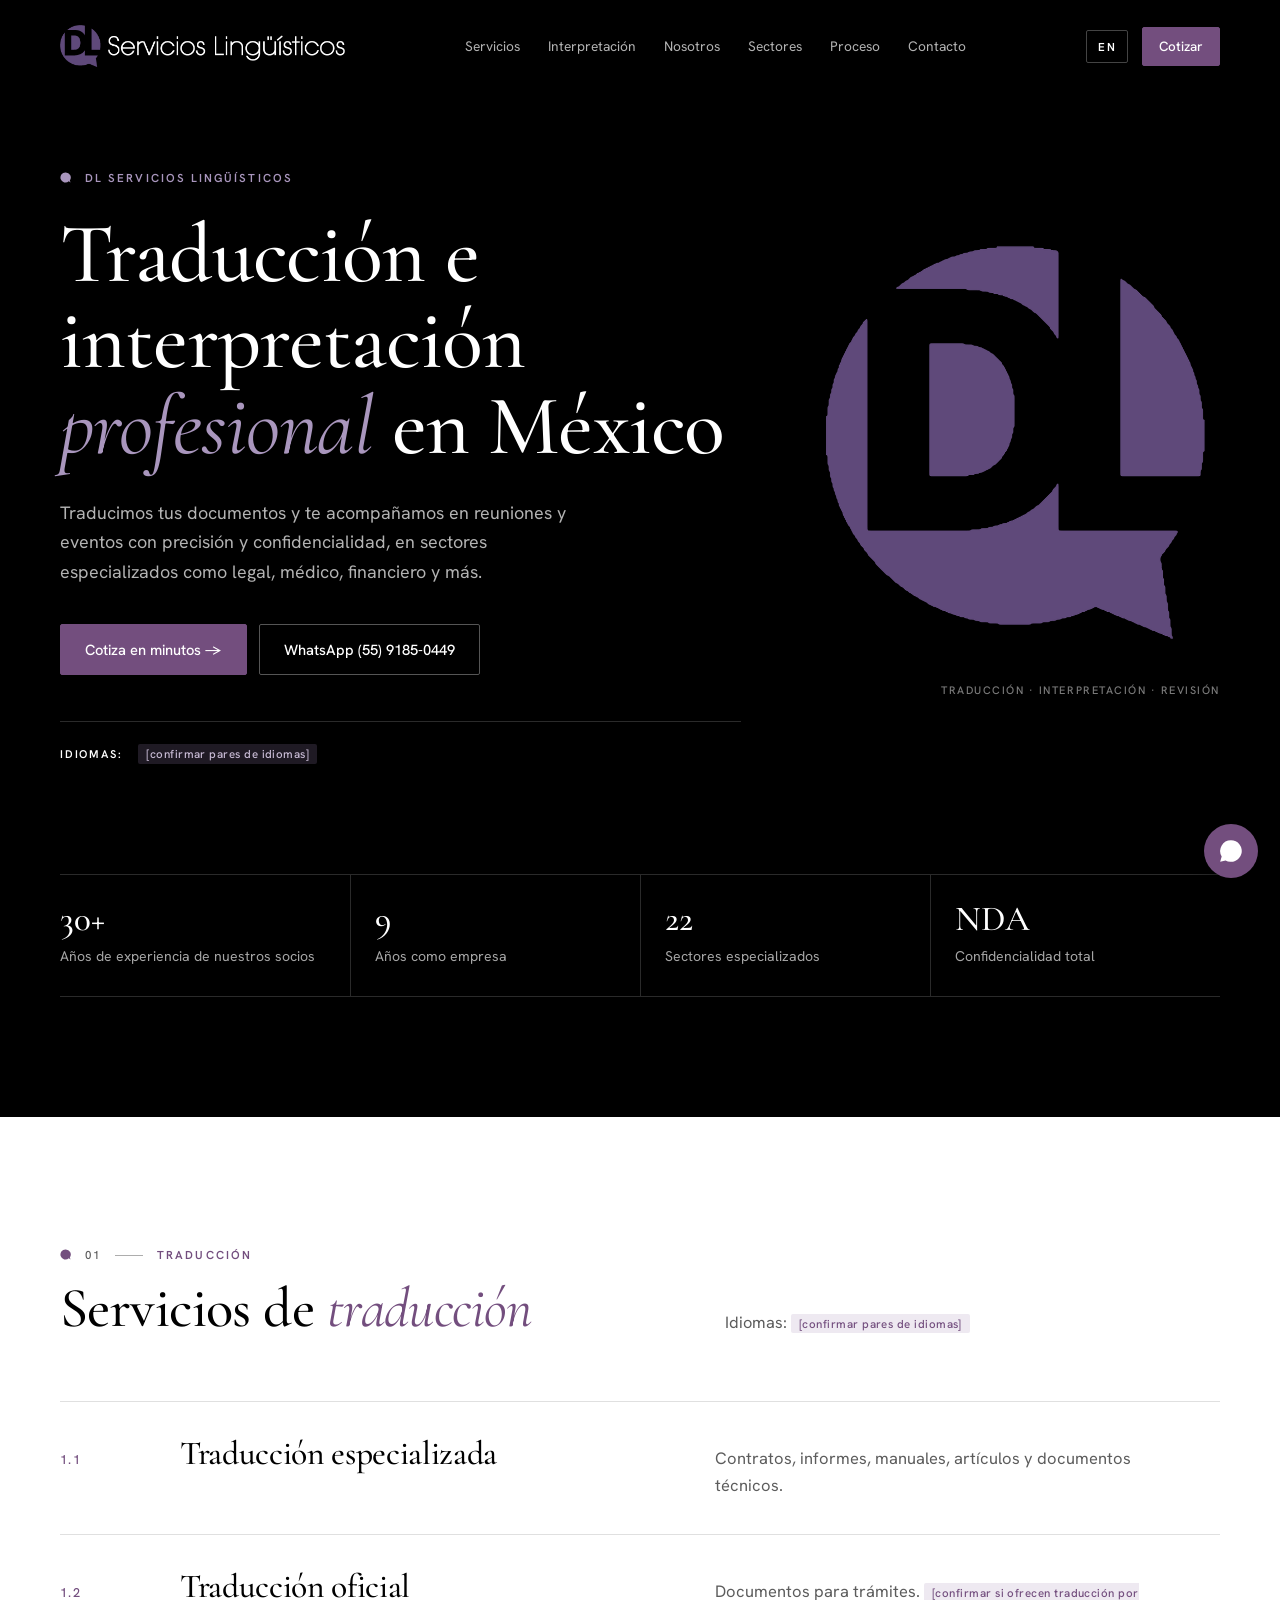
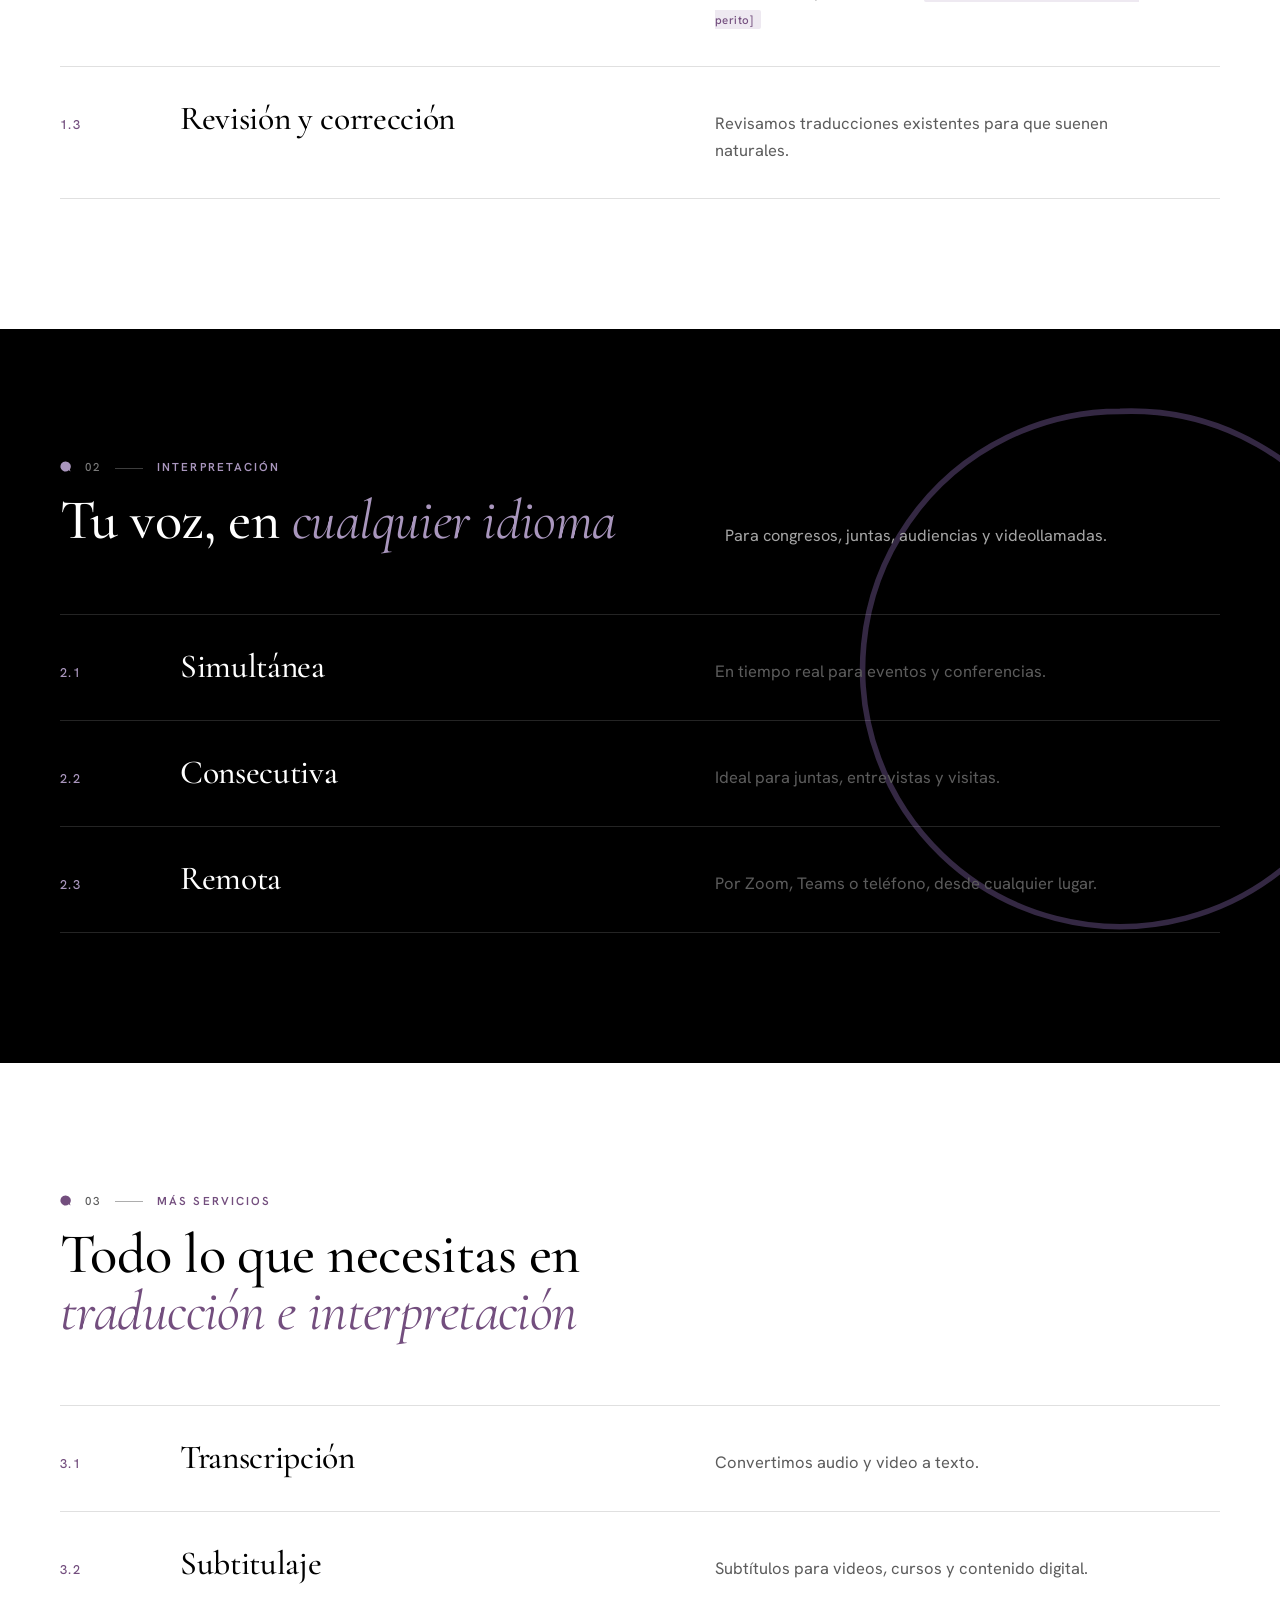
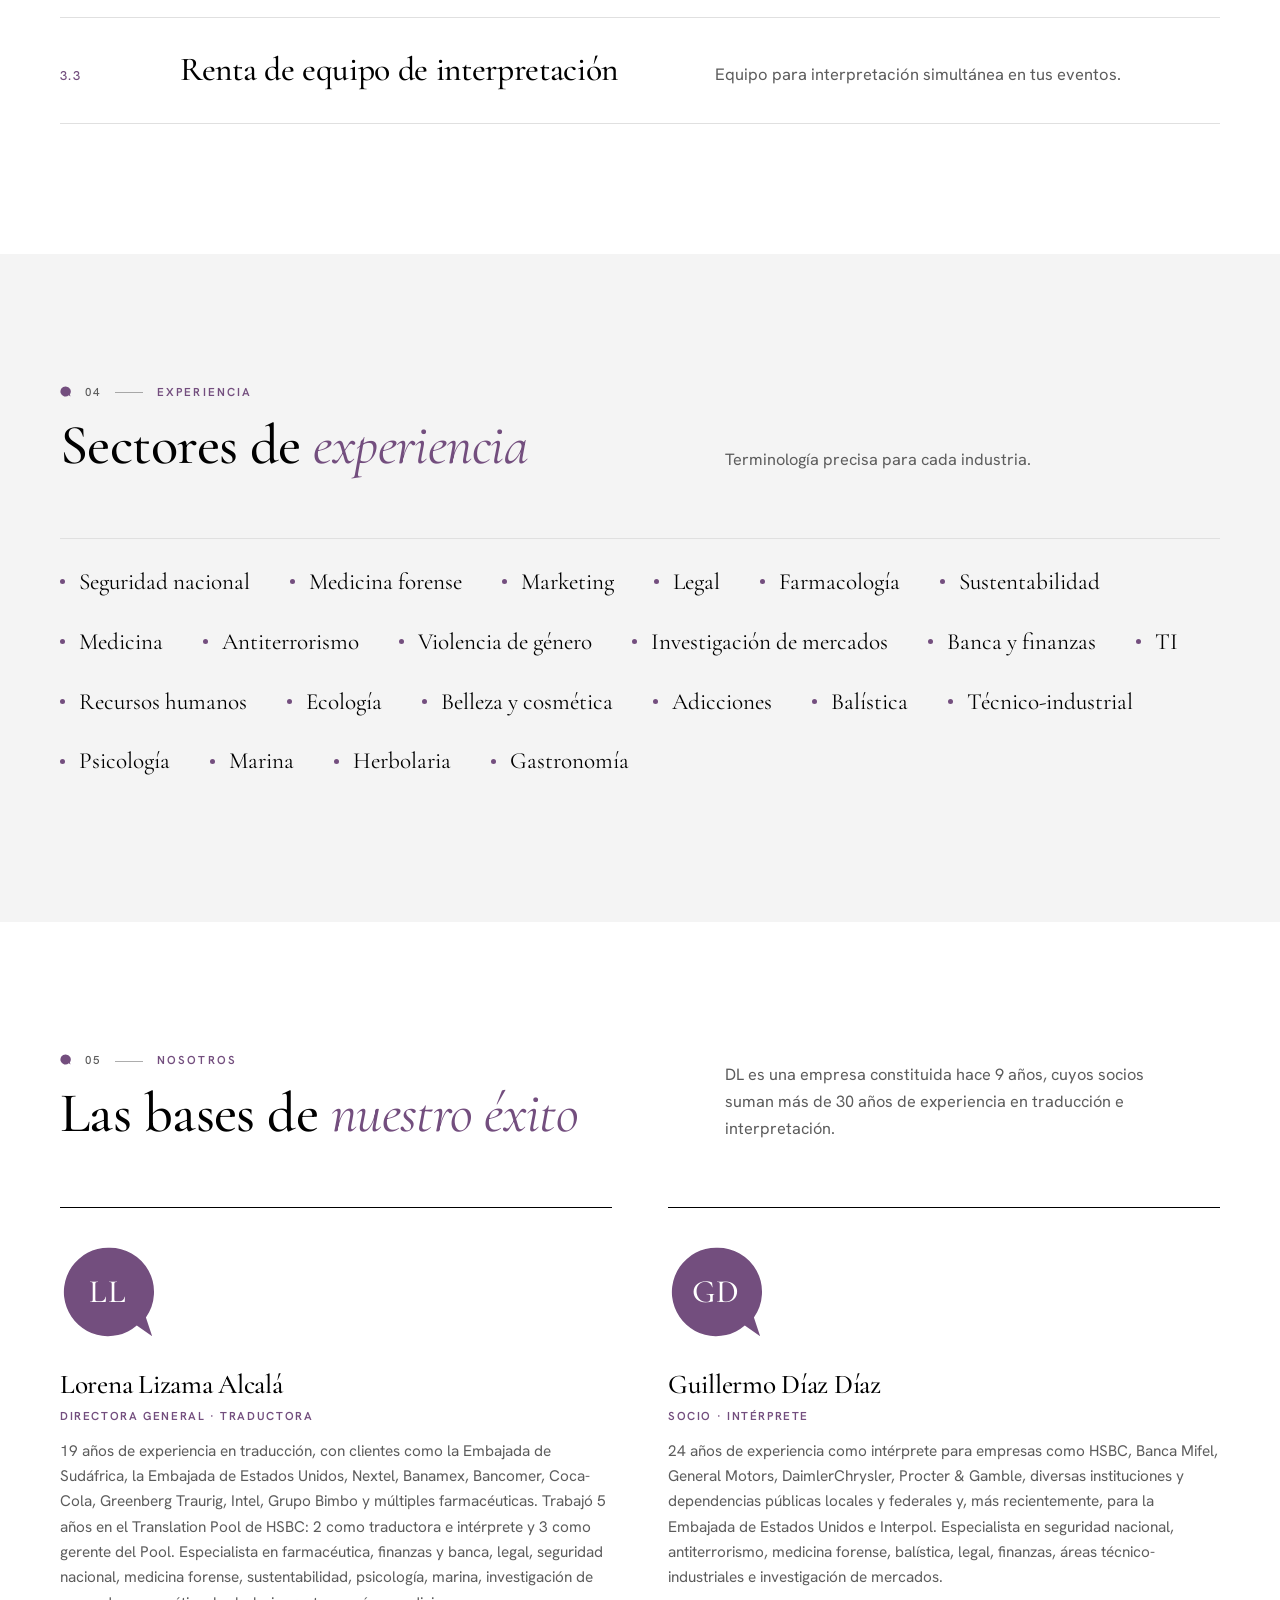
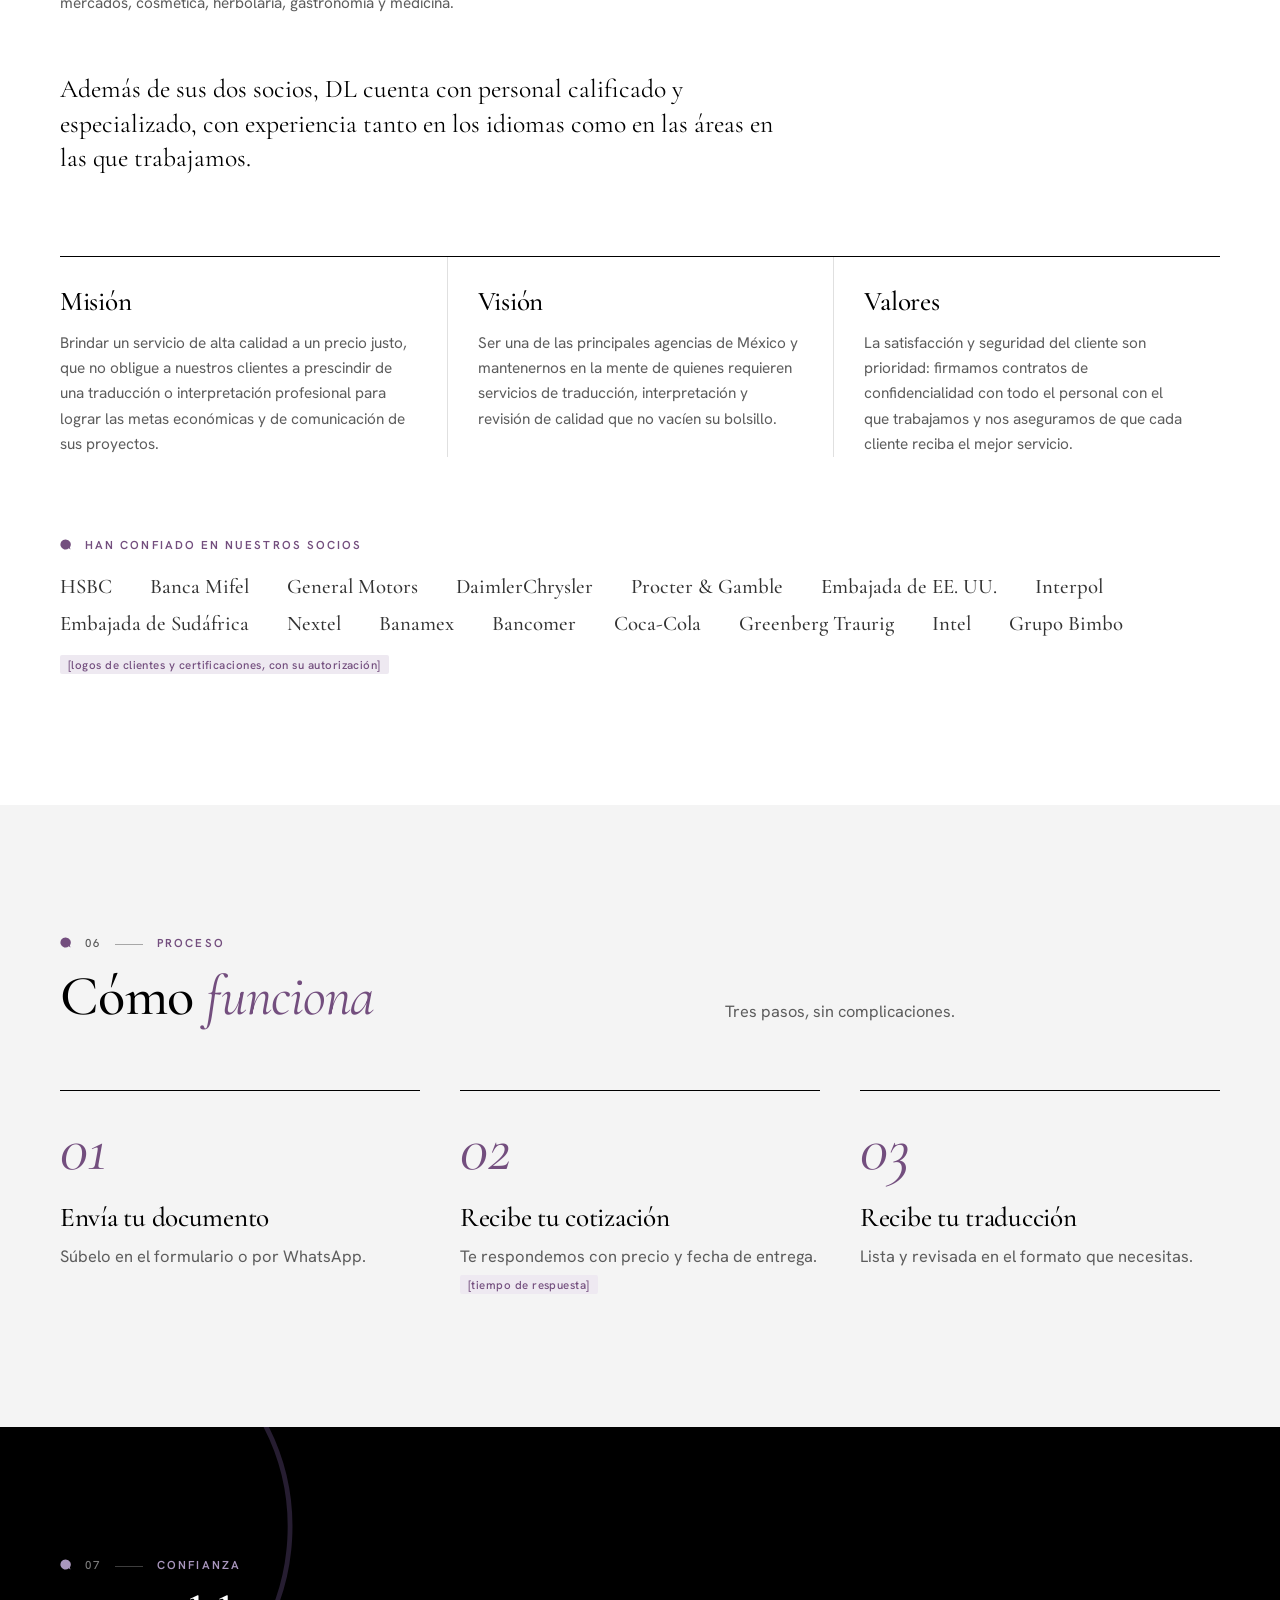
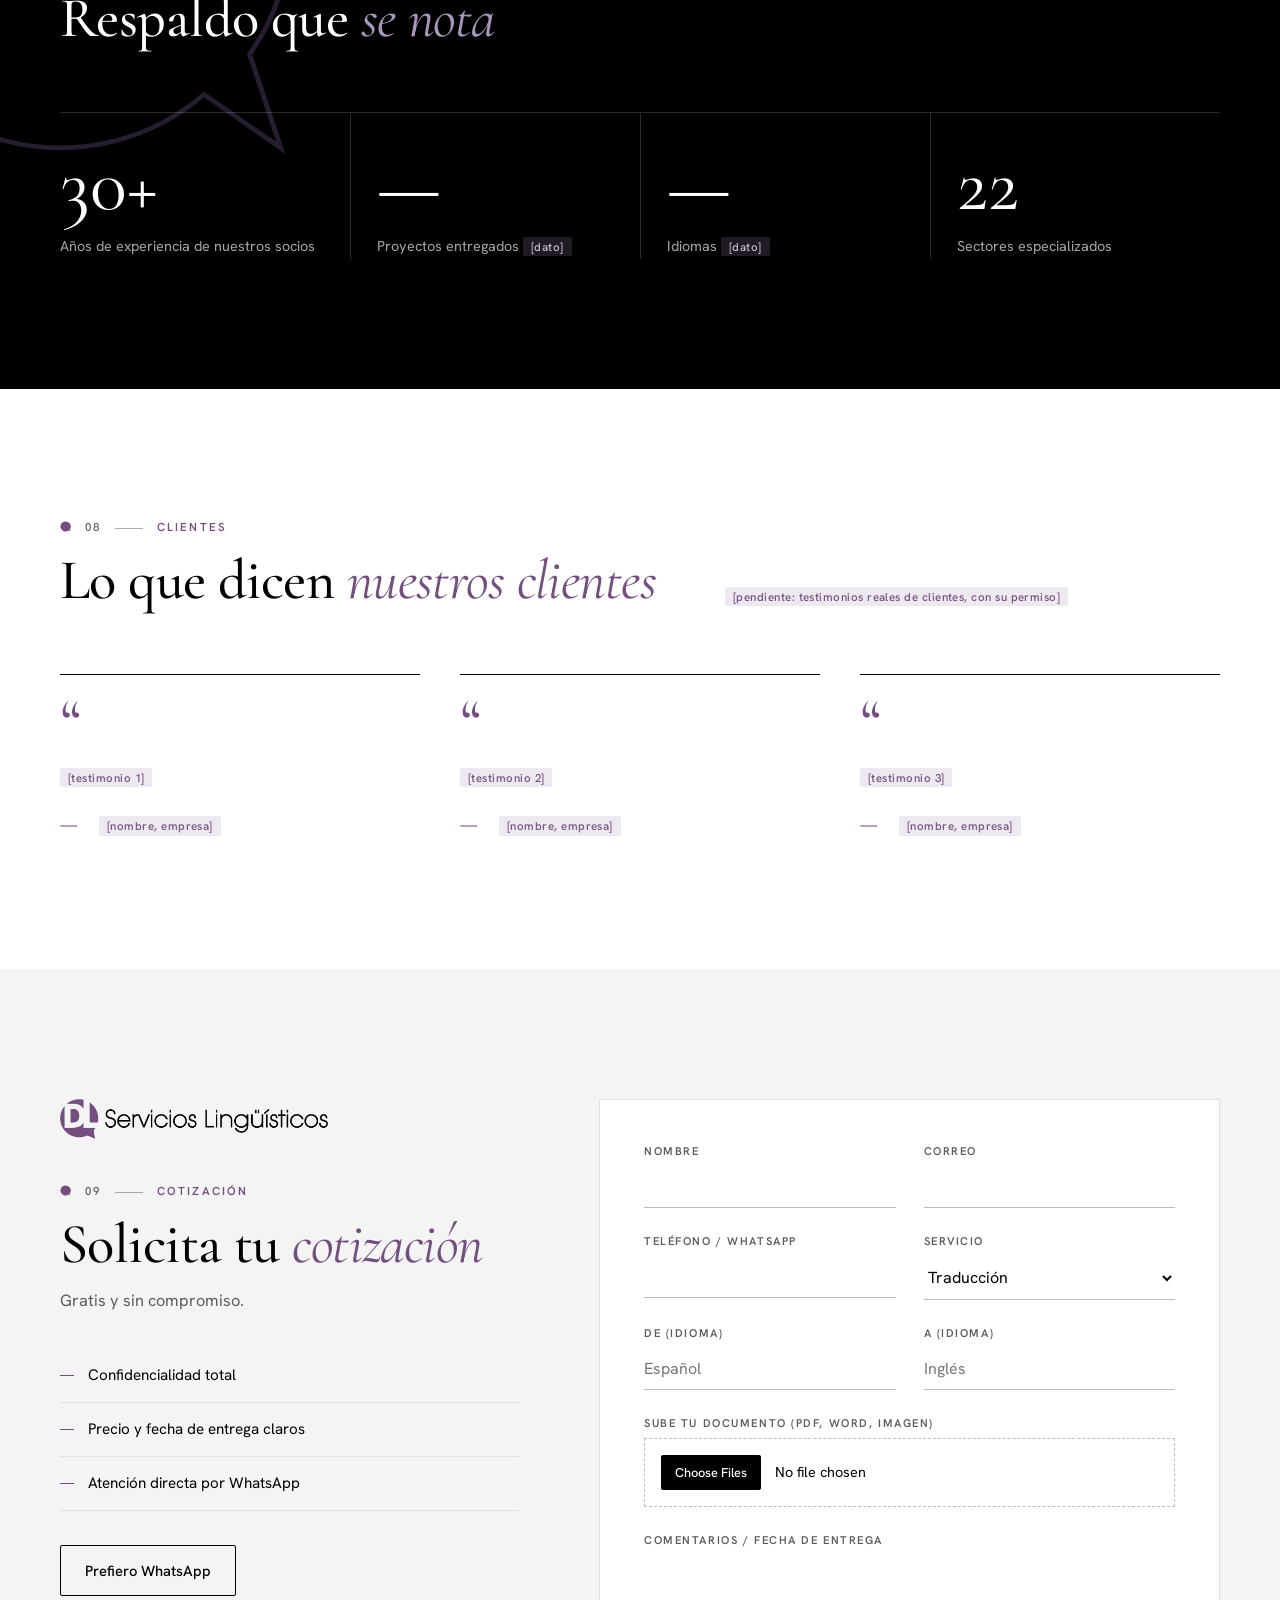
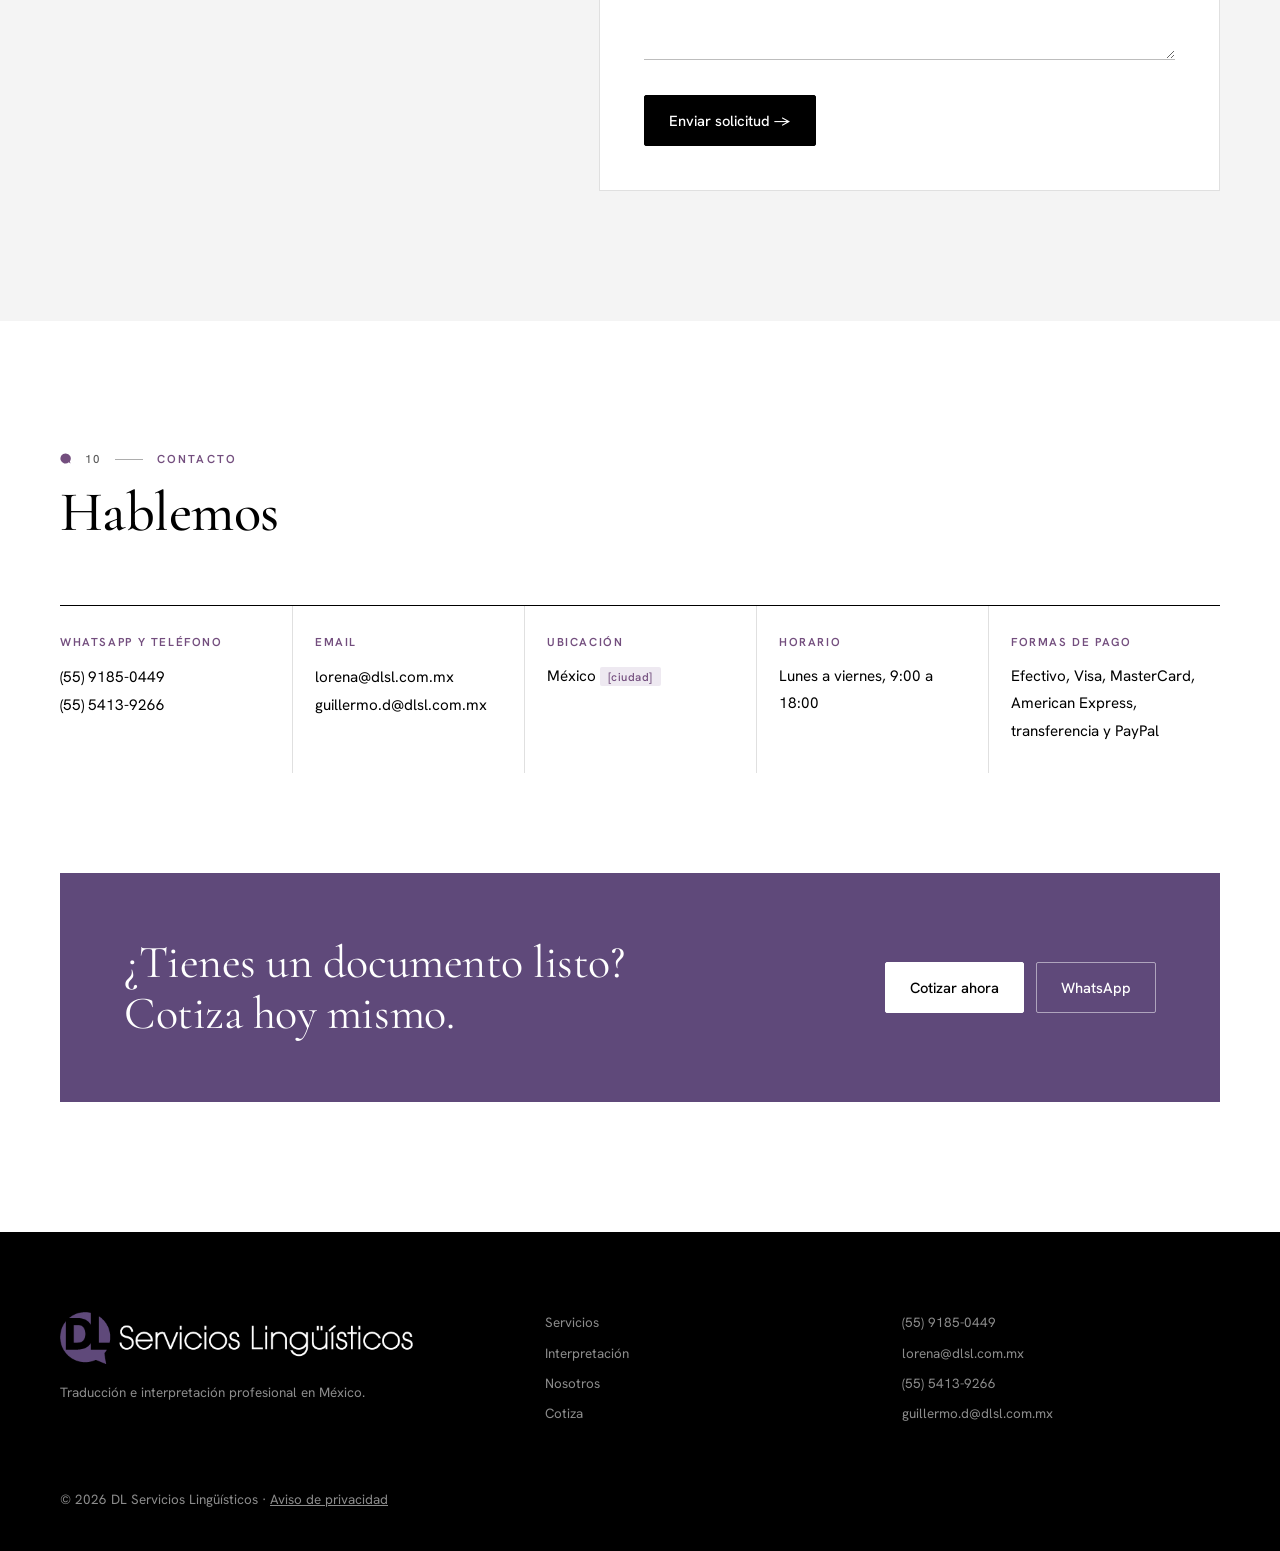
<file: index.html>
<!DOCTYPE html><html lang="es"><head><meta charset="utf-8"><meta name="viewport" content="width=device-width,initial-scale=1">
<title>DL Servicios Lingüísticos | Traducción e interpretación en México</title>
<meta name="description" content="Agencia de traducción e interpretación en México. Traducción especializada, simultánea, consecutiva y remota. Cotiza en minutos.">
<meta name="robots" content="noindex">
<meta name="theme-color" content="#000000"><link rel="icon" type="image/png" sizes="32x32" href="assets/fav-32.png"><link rel="apple-touch-icon" href="assets/fav-180.png">
<link rel="preconnect" href="https://fonts.googleapis.com"><link rel="preconnect" href="https://fonts.gstatic.com" crossorigin>
<link href="https://fonts.googleapis.com/css2?family=Cormorant+Garamond:ital,wght@0,400;0,500;0,600;1,400;1,500&family=Hanken+Grotesk:wght@400;500;600&display=swap" rel="stylesheet">
<style>
:root{--paper:#ffffff;--paper2:#f4f4f4;--ink:#000000;--ink2:#141414;--mu:#5c5c5c;--line:#e0e0e0;--ac:#734E7E;--acd:#5F497A;--acl:#eee9f1;--disp:'Cormorant Garamond',Georgia,serif;--sans:'Hanken Grotesk',system-ui,sans-serif}
*{box-sizing:border-box;margin:0;padding:0}html{scroll-behavior:smooth;scroll-padding-top:80px}
body{background:var(--paper);color:var(--ink);font:400 16.5px/1.65 var(--sans);-webkit-font-smoothing:antialiased}
img{display:block;max-width:100%}a{color:inherit}
.w{max-width:1240px;margin:0 auto;padding:0 40px}
.ph{font:500 .72rem/1.4 var(--sans);letter-spacing:.04em;color:var(--ac);background:var(--acl);padding:2px 8px;border-radius:2px;white-space:normal;display:inline}
/* header */
header{position:fixed;inset:0 0 auto;z-index:50;transition:background .3s,border-color .3s;border-bottom:1px solid transparent}
header{background:#000}header.s{background:rgba(0,0,0,.94);backdrop-filter:blur(10px);border-color:#222}
.nav{display:flex;align-items:center;gap:36px;height:92px}.lg{padding:8px 0}.lg img{height:42px;width:auto}
nav{display:flex;gap:28px;margin-left:auto}nav a{text-decoration:none;font-size:.86rem;color:#b3b3b3;transition:color .2s}nav a:hover{color:#fff}
.rt{margin-left:auto;display:flex;gap:14px;align-items:center}
.lang{background:none;border:1px solid #444;color:#fff;font:600 .72rem var(--sans);letter-spacing:.12em;padding:8px 11px;cursor:pointer;border-radius:2px}
.btn{display:inline-flex;align-items:center;gap:10px;text-decoration:none;font:500 .92rem var(--sans);padding:15px 24px;border-radius:2px;border:1px solid var(--ink);transition:.2s;cursor:pointer}
.bp{background:var(--ink);color:#fff}.bp:hover{background:var(--ac);border-color:var(--ac)}header .bp{background:var(--ac);border-color:var(--ac)}header .bp:hover{background:#fff;color:#000;border-color:#fff}
.bo{background:transparent;color:var(--ink)}.bo:hover{background:var(--ink);color:var(--paper)}
.sm{padding:10px 16px;font-size:.84rem}
.dk .bo{color:var(--paper);border-color:rgba(255,255,255,.35)}.dk .bo:hover{background:var(--paper);color:var(--ink)}
.dk .bp{background:var(--paper);color:var(--ink);border-color:var(--paper)}
/* type */
.kk{font:600 .72rem var(--sans);letter-spacing:.18em;text-transform:uppercase;color:var(--ac);display:flex;gap:14px;align-items:center}
.kk .n{color:var(--mu);font-weight:500}.kk .n::after{content:"";display:inline-block;width:28px;height:1px;background:currentColor;vertical-align:middle;margin-left:14px;opacity:.5}
h1,h2,h3{font-family:var(--disp);font-weight:500;letter-spacing:-.01em;line-height:1.02}
h1{font-size:clamp(3rem,6.6vw,6.1rem);margin:26px 0 28px}h1 em,h2 b,h2 em{font-style:italic;font-weight:400;color:var(--ac)}.dk .ph{background:#1f1a24;color:#c9bcd6}
h2{font-size:clamp(2.3rem,4.4vw,3.9rem);margin-top:18px}h2 b{font-weight:400}
h3{font-size:1.7rem;line-height:1.1}
.lead{font-size:1.12rem;color:var(--mu);max-width:520px}
section{padding:130px 0;position:relative}
.hd{display:grid;grid-template-columns:1.1fr .9fr;gap:60px;align-items:end;margin-bottom:64px}
.sub{color:var(--mu);font-size:1.02rem;max-width:460px}
.dk{background:#000;color:#fff}.dk .sub,.dk p{color:#a6a6a6}.dk .kk{color:#a996bd}.dk .kk .n{color:#7a7a7a}.dk h2 b,.dk h2 em{color:#a996bd}
.alt{background:var(--paper2)}
.cap{font:500 .68rem var(--sans);letter-spacing:.14em;text-transform:uppercase;color:var(--mu);margin-top:10px}
/* hero */
.hero{padding:170px 0 0;background:#000;color:#fff}.hero .lead{color:#b3b3b3}.hero h1 em{color:#a996bd}.hero .kk{color:#a996bd}.hero .bp{background:var(--ac);border-color:var(--ac)}.hero .bp:hover{background:#fff;color:#000;border-color:#fff}.hero .bo{color:#fff;border-color:#555}.hero .bo:hover{background:#fff;color:#000}.hero .langs{border-color:#2a2a2a;color:#b3b3b3}.hero .langs small{color:#fff}.hero .ph{background:#1f1a24;color:#c9bcd6}.hero .facts{border-color:#2a2a2a}.hero .facts div{color:#a6a6a6}.hero .facts div+div{border-color:#2a2a2a}.hero .facts b{color:#fff}.hero .w{padding-bottom:10px}
.hg{display:grid;grid-template-columns:1.25fr .75fr;gap:70px;align-items:center}
.cta{display:flex;gap:12px;flex-wrap:wrap;margin-top:38px}
.langs{margin-top:46px;padding-top:22px;border-top:1px solid var(--line);display:flex;gap:16px;align-items:center;font-size:.86rem;color:var(--mu)}
.langs small{font:600 .7rem var(--sans);letter-spacing:.16em;text-transform:uppercase;color:var(--ink)}
.hm{display:flex;flex-direction:column;align-items:flex-end;gap:26px}.hm img{width:100%;max-width:420px;height:auto}.hm .cap{color:#7a7a7a}
.wide{margin-top:90px}.wide img{width:100%;aspect-ratio:21/8;object-fit:cover;filter:saturate(.8)}
.facts{display:grid;grid-template-columns:repeat(4,1fr);border-bottom:1px solid var(--line)}
.facts div{padding:26px 24px 28px 0;font-size:.88rem;color:var(--mu)}.facts div+div{padding-left:24px;border-left:1px solid var(--line)}
.facts b{display:block;font:500 2.2rem/1 var(--disp);color:var(--ink);margin-bottom:8px}
/* rows */
.rows{border-top:1px solid var(--line)}.dk .rows,.dk .row{border-color:rgba(255,255,255,.14)}
.row{display:grid;grid-template-columns:90px 1fr 1fr;gap:30px;padding:34px 0;border-bottom:1px solid var(--line);align-items:baseline;transition:padding .3s}
.row:hover{padding-left:12px}.row .i{font:500 .8rem var(--sans);color:var(--ac);letter-spacing:.1em}.dk .row .i{color:#a996bd}
.row h3{font-size:2.1rem}.row p{color:var(--mu);max-width:440px}
.split{display:grid;grid-template-columns:.8fr 1.2fr;gap:70px;align-items:start}
.split img{width:100%;aspect-ratio:3/4;object-fit:cover;filter:saturate(.8)}
/* sectors */
.tags{display:flex;flex-wrap:wrap;border-top:1px solid var(--line);padding-top:14px}
.tags span{font:400 1.45rem/1.2 var(--disp);padding:16px 0;margin-right:40px;flex:0 0 auto}
.tags span::before{content:"";display:inline-block;width:5px;height:5px;background:var(--ac);border-radius:50%;margin-right:14px;vertical-align:middle;position:relative;top:-3px}
/* team */
.team{display:grid;grid-template-columns:1fr 1fr;gap:56px}
.pc .slot{aspect-ratio:4/3;background:var(--paper2);border:1px solid var(--line);display:flex;align-items:flex-end;padding:20px;margin-bottom:26px;position:relative}
.slot .sl{font:600 .68rem var(--sans);letter-spacing:.14em;text-transform:uppercase;color:var(--mu)}
.slot .mono{position:absolute;inset:0;display:grid;place-items:center;font:400 5rem var(--disp);color:#d5cbdc;font-style:italic}
.pc small{display:block;font:600 .72rem var(--sans);letter-spacing:.14em;text-transform:uppercase;color:var(--ac);margin:8px 0 16px}
.pc p{color:var(--mu);font-size:.96rem}
.mvv{display:grid;grid-template-columns:repeat(3,1fr);gap:0;margin-top:80px;border-top:1px solid var(--ink)}
.mvv div{padding:30px 30px 0 0}.mvv div+div{padding-left:30px;border-left:1px solid var(--line)}.mvv p{color:var(--mu);margin-top:14px;font-size:.96rem}
.clients{margin-top:80px}.cl{display:flex;flex-wrap:wrap;gap:12px 38px;margin-top:22px;font:500 1.3rem var(--disp);color:var(--ink)}
.cl span{opacity:.8}
.note{font-size:.8rem;color:var(--mu);margin-top:18px}
/* process */
.steps{display:grid;grid-template-columns:repeat(3,1fr);gap:40px}
.steps div{border-top:1px solid var(--ink);padding-top:26px}.steps .num{font:400 4rem/1 var(--disp);color:var(--ac);font-style:italic;display:block;margin-bottom:22px}
.steps p{color:var(--mu);margin-top:10px}
/* stats */
.stats{display:grid;grid-template-columns:repeat(4,1fr);border-top:1px solid rgba(255,255,255,.16)}
.stats div{padding:34px 26px 0 0;font-size:.9rem}.stats div+div{padding-left:26px;border-left:1px solid rgba(255,255,255,.16)}
.stats b{display:block;font:400 clamp(3.4rem,6vw,5.4rem)/1 var(--disp);color:#fff;margin-bottom:12px}
.stats span{color:#a6a6a6}
/* quotes */
.qs{display:grid;grid-template-columns:repeat(3,1fr);gap:40px}
.qc{border-top:1px solid var(--ink);padding-top:28px}
.qc .q{font:400 1.5rem/1.3 var(--disp);font-style:italic;min-height:120px}
.qc .q::before{content:"“";display:block;font:400 4rem/0.6 var(--disp);color:var(--ac);margin-bottom:18px;font-style:normal}
.who{display:flex;gap:14px;align-items:center;margin-top:22px}.av{width:44px;height:44px;border-radius:50%;background:var(--paper2);border:1px solid var(--line);flex:0 0 auto}
/* quote form */
.qt{display:grid;grid-template-columns:.85fr 1.15fr;gap:80px}
.side ul{list-style:none;margin:34px 0}.side li{padding:14px 0;border-bottom:1px solid var(--line);font-size:.95rem;display:flex;gap:14px}
.side li::before{content:"";width:14px;height:1px;background:var(--ac);margin-top:12px;flex:0 0 auto}
form{display:grid;grid-template-columns:1fr 1fr;gap:26px 28px;background:var(--paper);padding:44px;border:1px solid var(--line)}
form .f{grid-column:1/-1}
label{display:block;font:600 .7rem var(--sans);letter-spacing:.14em;text-transform:uppercase;color:var(--mu);margin-bottom:8px}
input,select,textarea{width:100%;font:400 1rem var(--sans);color:var(--ink);background:transparent;border:0;border-bottom:1px solid #bdbdbd;padding:10px 0;border-radius:0;outline:none}
input:focus,select:focus,textarea:focus{border-color:var(--ac)}
.drop input{border:1px dashed #bdbdbd;padding:16px;font-size:.9rem}input::file-selector-button{font:500 .8rem var(--sans);background:var(--ink);color:var(--paper);border:0;padding:9px 14px;margin-right:14px;border-radius:2px;cursor:pointer}
/* contact */
.ct{display:grid;grid-template-columns:repeat(5,1fr);border-top:1px solid var(--ink)}
.ct div{padding:28px 22px 28px 0}.ct div+div{padding-left:22px;border-left:1px solid var(--line)}
.ct h3{font:600 .72rem var(--sans);letter-spacing:.14em;text-transform:uppercase;color:var(--ac);margin-bottom:14px}
.ct a,.ct p{font-size:.95rem;color:var(--ink);text-decoration:none;line-height:1.8}.ct a:hover{color:var(--ac)}
.band{margin-top:100px;display:grid;grid-template-columns:1.2fr .8fr;gap:40px;align-items:center;background:var(--acd);color:#fff;padding:64px}.band.dk{background:var(--acd)}.band .bo{border-color:rgba(255,255,255,.5)}
.band h3{font-size:clamp(2.2rem,3.6vw,3.3rem);font-weight:400}.band .cta{justify-content:flex-end;margin:0}
footer{padding:80px 0 40px;background:#000;font-size:.84rem;color:#8c8c8c}
.ft{display:grid;grid-template-columns:1.4fr 1fr 1fr;gap:40px;margin-bottom:56px}.ft a{display:block;text-decoration:none;margin-bottom:8px}.ft a:hover{color:#fff}.ft img{height:52px;width:auto}
.wa{position:fixed;right:22px;bottom:22px;width:54px;height:54px;border-radius:50%;background:var(--ac);display:grid;place-items:center;z-index:60;box-shadow:0 8px 24px rgba(0,0,0,.3)}
.wa svg{width:26px;height:26px;fill:#fff}
.rv{opacity:0;transform:translateY(22px);transition:opacity .9s cubic-bezier(.2,.7,.2,1),transform .9s cubic-bezier(.2,.7,.2,1)}.rv.in{opacity:1;transform:none}
@media(max-width:1000px){nav{display:none}.hg,.hd,.split,.team,.qt,.band{grid-template-columns:1fr;gap:36px}.ct{grid-template-columns:1fr 1fr}.ct div:nth-child(odd){border-left:0;padding-left:0}.ct div{border-bottom:1px solid var(--line)}.facts,.stats{grid-template-columns:1fr 1fr}.facts div:nth-child(3),.stats div:nth-child(3){border-left:0;padding-left:0}.band .cta{justify-content:flex-start}}
@media(max-width:680px){.w{padding:0 22px}section{padding:84px 0}.hero{padding-top:112px}.nav{height:72px;gap:12px}.lg img{height:30px}.rt .bp{display:none}
h1{font-size:2.9rem;margin:18px 0 20px}h2{font-size:2.3rem}.hm{order:-1;align-items:flex-start}.hm img{max-width:150px}.hm .cap{display:none}.wide{margin-top:56px}.wide img{aspect-ratio:4/3}
.row{grid-template-columns:44px 1fr;gap:6px 14px;padding:26px 0}.row p{grid-column:2}.row h3{font-size:1.75rem}.row:hover{padding-left:0}
.steps,.qs,.mvv{grid-template-columns:1fr;gap:34px}.mvv div,.mvv div+div{padding:26px 0 0;border-left:0}.mvv div+div{border-top:1px solid var(--line)}
form{grid-template-columns:1fr;padding:26px 22px}.ct{grid-template-columns:1fr}.ct div,.ct div+div{padding:22px 0;border-left:0}
.band{padding:38px 26px;margin-top:64px}.tags span{font-size:1.2rem;padding:13px 0;margin-right:22px}.ft{grid-template-columns:1fr}.facts b{font-size:1.8rem}.stats b{font-size:3rem}.cta .btn{flex:1 1 100%;justify-content:center}.hd{margin-bottom:42px}}

.bb{fill:none;stroke:currentColor;stroke-width:1}
.wm{position:absolute;right:-120px;top:60px;width:560px;height:560px;color:#5F497A;opacity:.55;pointer-events:none}.wm2{right:auto;left:-180px;top:-140px;width:480px;height:480px;opacity:.4}
.dk{overflow:hidden}.dk .w{position:relative}
.kk::before{content:"";width:11px;height:11px;flex:0 0 auto;background:currentColor;-webkit-mask:url("data:image/svg+xml,%3Csvg xmlns='http://www.w3.org/2000/svg' viewBox='0 0 100 100'%3E%3Cpath d='M50 4a46 46 0 1 0 30 80.9L96 96l-6.5-19.5A46 46 0 0 0 50 4z'/%3E%3C/svg%3E") center/contain no-repeat;mask:url("data:image/svg+xml,%3Csvg xmlns='http://www.w3.org/2000/svg' viewBox='0 0 100 100'%3E%3Cpath d='M50 4a46 46 0 1 0 30 80.9L96 96l-6.5-19.5A46 46 0 0 0 50 4z'/%3E%3C/svg%3E") center/contain no-repeat}
.mg{width:96px;height:96px;margin-bottom:30px}.mg svg{width:100%;height:100%}.mg path{fill:#734E7E}.mg text{font:500 34px 'Cormorant Garamond',serif;fill:#fff;letter-spacing:1px}
.pc{border-top:1px solid var(--ink);padding-top:36px}
.hero{padding-bottom:110px}.hero .facts{margin-top:110px;border-top:1px solid #2a2a2a}
.qc .q{min-height:80px}
#servicios .rows .row{grid-template-columns:90px 1fr 1fr}
@media(max-width:680px){.wm{width:340px;height:340px;right:-140px;top:30px}.hero{padding-bottom:70px}.hero .facts{margin-top:64px}#servicios .rows .row{grid-template-columns:44px 1fr}.mg{width:76px;height:76px}}
.who .dash{color:var(--ac);margin-right:8px}</style></head>
<body>
<header id="hd"><div class="w nav"><a class="lg" href="#" aria-label="DL Servicios Lingüísticos, inicio"><img src="assets/logo-negro.png" alt="DL Servicios Lingüísticos" width="523" height="77"></a>
<nav aria-label="Principal"><a href="#servicios" data-es="Servicios" data-en="Services">Servicios</a><a href="#interpretacion" data-es="Interpretación" data-en="Interpreting">Interpretación</a><a href="#nosotros" data-es="Nosotros" data-en="About">Nosotros</a><a href="#sectores" data-es="Sectores" data-en="Sectors">Sectores</a><a href="#proceso" data-es="Proceso" data-en="Process">Proceso</a><a href="#contacto" data-es="Contacto" data-en="Contact">Contacto</a></nav>
<div class="rt"><button class="lang" onclick="tog()" id="lb" aria-label="Cambiar idioma / Switch language">EN</button><a class="btn bp sm" href="#cotiza" data-es="Cotizar" data-en="Get a quote">Cotizar</a></div></div></header>

<div class="hero"><div class="w"><div class="hg">
<div><div class="kk rv">DL Servicios Lingüísticos</div>
<h1 class="rv" data-es="Traducción e interpretación <em>profesional</em> en México" data-en="<em>Professional</em> translation and interpreting in Mexico">Traducción e interpretación <em>profesional</em> en México</h1>
<p class="lead rv" data-es="Traducimos tus documentos y te acompañamos en reuniones y eventos con precisión y confidencialidad, en sectores especializados como legal, médico, financiero y más." data-en="We translate your documents and support your meetings and events with accuracy and confidentiality, in specialized fields such as legal, medical, finance and more.">Traducimos tus documentos y te acompañamos en reuniones y eventos con precisión y confidencialidad, en sectores especializados como legal, médico, financiero y más.</p>
<div class="cta rv"><a class="btn bp" href="#cotiza" data-es="Cotiza en minutos →" data-en="Get a quote in minutes →">Cotiza en minutos →</a><a class="btn bo" href="https://wa.me/525591850449" data-es="WhatsApp (55) 9185-0449" data-en="WhatsApp +52 55 9185 0449">WhatsApp (55) 9185-0449</a></div>
<div class="langs rv"><small data-es="Idiomas:" data-en="Languages:">Idiomas:</small><span class="ph" data-es="[confirmar pares de idiomas]" data-en="[confirm language pairs]">[confirmar pares de idiomas]</span></div></div>
<figure class="hm rv"><img src="assets/mark.png" alt="" aria-hidden="true" width="800" height="800" fetchpriority="high"><figcaption class="cap" data-es="Traducción · Interpretación · Revisión" data-en="Translation · Interpreting · Proofreading">Traducción · Interpretación · Revisión</figcaption></figure></div>
<div class="facts rv"><div><b>30+</b><span data-es="Años de experiencia de nuestros socios" data-en="Years of partner experience">Años de experiencia de nuestros socios</span></div><div><b>9</b><span data-es="Años como empresa" data-en="Years in business">Años como empresa</span></div><div><b id="ns2">22</b><span data-es="Sectores especializados" data-en="Specialized sectors">Sectores especializados</span></div><div><b>NDA</b><span data-es="Confidencialidad total" data-en="Full confidentiality">Confidencialidad total</span></div></div>
</div></div>

<section id="servicios"><div class="w"><div class="hd rv"><div><div class="kk"><span class="n">01</span><span data-es="Traducción" data-en="Translation">Traducción</span></div><h2 data-es="Servicios de <b>traducción</b>" data-en="Translation <b>services</b>">Servicios de <b>traducción</b></h2></div><p class="sub" data-es="Idiomas: <span class='ph'>[confirmar pares de idiomas]</span>" data-en="Languages: <span class='ph'>[confirm language pairs]</span>">Idiomas: <span class="ph">[confirmar pares de idiomas]</span></p></div>
<div class="rows">
<div class="row rv"><span class="i">1.1</span><h3 data-es="Traducción especializada" data-en="Specialized translation">Traducción especializada</h3><p data-es="Contratos, informes, manuales, artículos y documentos técnicos." data-en="Contracts, reports, manuals, articles and technical documents.">Contratos, informes, manuales, artículos y documentos técnicos.</p></div>
<div class="row rv"><span class="i">1.2</span><h3 data-es="Traducción oficial" data-en="Official translation">Traducción oficial</h3><p data-es="Documentos para trámites. <span class='ph'>[confirmar si ofrecen traducción por perito]</span>" data-en="Documents for official procedures. <span class='ph'>[confirm sworn/expert translation]</span>">Documentos para trámites. <span class="ph">[confirmar si ofrecen traducción por perito]</span></p></div>
<div class="row rv"><span class="i">1.3</span><h3 data-es="Revisión y corrección" data-en="Proofreading & editing">Revisión y corrección</h3><p data-es="Revisamos traducciones existentes para que suenen naturales." data-en="We review existing translations so they read naturally.">Revisamos traducciones existentes para que suenen naturales.</p></div></div></div></section>

<section id="interpretacion" class="dk"><svg class="bb wm" viewBox="0 0 100 100" aria-hidden="true"><path d="M50 4a46 46 0 1 0 30 80.9L96 96l-6.5-19.5A46 46 0 0 0 50 4z"/></svg><div class="w"><div class="hd rv"><div><div class="kk"><span class="n">02</span><span data-es="Interpretación" data-en="Interpreting">Interpretación</span></div><h2 data-es="Tu voz, en <b>cualquier idioma</b>" data-en="Your voice, in <b>any language</b>">Tu voz, en <b>cualquier idioma</b></h2></div><p class="sub" data-es="Para congresos, juntas, audiencias y videollamadas." data-en="For conferences, meetings, hearings and video calls.">Para congresos, juntas, audiencias y videollamadas.</p></div>
<div class="rows">
<div class="row rv"><span class="i">2.1</span><h3 data-es="Simultánea" data-en="Simultaneous">Simultánea</h3><p data-es="En tiempo real para eventos y conferencias." data-en="Real time for events and conferences.">En tiempo real para eventos y conferencias.</p></div>
<div class="row rv"><span class="i">2.2</span><h3 data-es="Consecutiva" data-en="Consecutive">Consecutiva</h3><p data-es="Ideal para juntas, entrevistas y visitas." data-en="Ideal for meetings, interviews and visits.">Ideal para juntas, entrevistas y visitas.</p></div>
<div class="row rv"><span class="i">2.3</span><h3 data-es="Remota" data-en="Remote">Remota</h3><p data-es="Por Zoom, Teams o teléfono, desde cualquier lugar." data-en="Via Zoom, Teams or phone, from anywhere.">Por Zoom, Teams o teléfono, desde cualquier lugar.</p></div></div>
</div></section>

<section id="mas-servicios"><div class="w"><div class="hd rv"><div><div class="kk"><span class="n">03</span><span data-es="Más servicios" data-en="More services">Más servicios</span></div><h2 data-es="Todo lo que necesitas en <b>traducción e interpretación</b>" data-en="Everything you need in <b>translation and interpreting</b>">Todo lo que necesitas en <b>traducción e interpretación</b></h2></div></div>
<div class="rows">
<div class="row rv"><span class="i">3.1</span><h3 data-es="Transcripción" data-en="Transcription">Transcripción</h3><p data-es="Convertimos audio y video a texto." data-en="We turn audio and video into text.">Convertimos audio y video a texto.</p></div>
<div class="row rv"><span class="i">3.2</span><h3 data-es="Subtitulaje" data-en="Subtitling">Subtitulaje</h3><p data-es="Subtítulos para videos, cursos y contenido digital." data-en="Subtitles for videos, courses and digital content.">Subtítulos para videos, cursos y contenido digital.</p></div>
<div class="row rv"><span class="i">3.3</span><h3 data-es="Renta de equipo de interpretación" data-en="Interpretation equipment rental">Renta de equipo de interpretación</h3><p data-es="Equipo para interpretación simultánea en tus eventos." data-en="Simultaneous interpretation equipment for your events.">Equipo para interpretación simultánea en tus eventos.</p></div>
</div></div></section>

<section id="sectores" class="alt"><div class="w"><div class="hd rv"><div><div class="kk"><span class="n">04</span><span data-es="Experiencia" data-en="Expertise">Experiencia</span></div><h2 data-es="Sectores de <b>experiencia</b>" data-en="Areas of <b>expertise</b>">Sectores de <b>experiencia</b></h2></div><p class="sub" data-es="Terminología precisa para cada industria." data-en="Accurate terminology for every industry.">Terminología precisa para cada industria.</p></div><div class="tags rv" id="sl"></div></div></section>

<section id="nosotros"><div class="w"><div class="hd rv"><div><div class="kk"><span class="n">05</span><span data-es="Nosotros" data-en="About us">Nosotros</span></div><h2 data-es="Las bases de <b>nuestro éxito</b>" data-en="The foundations of <b>our success</b>">Las bases de <b>nuestro éxito</b></h2></div><p class="sub" data-es="DL es una empresa constituida hace 9 años, cuyos socios suman más de 30 años de experiencia en traducción e interpretación." data-en="DL was incorporated 9 years ago; its partners have more than 30 years of experience in translation and interpreting.">DL es una empresa constituida hace 9 años, cuyos socios suman más de 30 años de experiencia en traducción e interpretación.</p></div>
<div class="team">
<article class="pc rv"><div class="mg"><svg viewBox="0 0 100 100" aria-hidden="true"><path d="M50 4a46 46 0 1 0 30 80.9L96 96l-6.5-19.5A46 46 0 0 0 50 4z"/><text x="50" y="60" text-anchor="middle">LL</text></svg></div><h3>Lorena Lizama Alcalá</h3><small data-es="Directora general · Traductora" data-en="General Director · Translator">Directora general · Traductora</small><p data-es="19 años de experiencia en traducción, con clientes como la Embajada de Sudáfrica, la Embajada de Estados Unidos, Nextel, Banamex, Bancomer, Coca-Cola, Greenberg Traurig, Intel, Grupo Bimbo y múltiples farmacéuticas. Trabajó 5 años en el Translation Pool de HSBC: 2 como traductora e intérprete y 3 como gerente del Pool. Especialista en farmacéutica, finanzas y banca, legal, seguridad nacional, medicina forense, sustentabilidad, psicología, marina, investigación de mercados, cosmética, herbolaria, gastronomía y medicina." data-en="19 years of experience in translation, with clients such as the Embassy of South Africa, the U.S. Embassy, Nextel, Banamex, Bancomer, Coca-Cola, Greenberg Traurig, Intel, Grupo Bimbo and multiple pharmaceutical companies. She spent 5 years in HSBC's Translation Pool: 2 as translator and interpreter and 3 as Pool manager. Specialist in pharmaceuticals, finance and banking, legal, national security, forensic medicine, sustainability, psychology, coast guard, market research, cosmetics, herbalism, gastronomy and medicine.">19 años de experiencia en traducción, con clientes como la Embajada de Sudáfrica, la Embajada de Estados Unidos, Nextel, Banamex, Bancomer, Coca-Cola, Greenberg Traurig, Intel, Grupo Bimbo y múltiples farmacéuticas. Trabajó 5 años en el Translation Pool de HSBC: 2 como traductora e intérprete y 3 como gerente del Pool. Especialista en farmacéutica, finanzas y banca, legal, seguridad nacional, medicina forense, sustentabilidad, psicología, marina, investigación de mercados, cosmética, herbolaria, gastronomía y medicina.</p></article>
<article class="pc rv"><div class="mg"><svg viewBox="0 0 100 100" aria-hidden="true"><path d="M50 4a46 46 0 1 0 30 80.9L96 96l-6.5-19.5A46 46 0 0 0 50 4z"/><text x="50" y="60" text-anchor="middle">GD</text></svg></div><h3>Guillermo Díaz Díaz</h3><small data-es="Socio · Intérprete" data-en="Partner · Interpreter">Socio · Intérprete</small><p data-es="24 años de experiencia como intérprete para empresas como HSBC, Banca Mifel, General Motors, DaimlerChrysler, Procter &amp; Gamble, diversas instituciones y dependencias públicas locales y federales y, más recientemente, para la Embajada de Estados Unidos e Interpol. Especialista en seguridad nacional, antiterrorismo, medicina forense, balística, legal, finanzas, áreas técnico-industriales e investigación de mercados." data-en="24 years of experience as an interpreter for companies such as HSBC, Banca Mifel, General Motors, DaimlerChrysler, Procter &amp; Gamble, local and federal public institutions and, more recently, the U.S. Embassy and Interpol. Specialist in national security, counter-terrorism, forensic medicine, ballistics, legal, finance, technical-industrial areas and market research.">24 años de experiencia como intérprete para empresas como HSBC, Banca Mifel, General Motors, DaimlerChrysler, Procter &amp; Gamble, diversas instituciones y dependencias públicas locales y federales y, más recientemente, para la Embajada de Estados Unidos e Interpol. Especialista en seguridad nacional, antiterrorismo, medicina forense, balística, legal, finanzas, áreas técnico-industriales e investigación de mercados.</p></article>
</div>
<p class="sub rv" style="margin-top:56px;max-width:720px;font:400 1.6rem/1.35 var(--disp);color:var(--ink)" data-es="Además de sus dos socios, DL cuenta con personal calificado y especializado, con experiencia tanto en los idiomas como en las áreas en las que trabajamos." data-en="Besides its two partners, DL has qualified, specialized staff with experience in both the languages and the specialized fields we work in.">Además de sus dos socios, DL cuenta con personal calificado y especializado, con experiencia tanto en los idiomas como en las áreas en las que trabajamos.</p>
<div class="mvv">
<div class="rv"><h3 data-es="Misión" data-en="Mission">Misión</h3><p data-es="Brindar un servicio de alta calidad a un precio justo, que no obligue a nuestros clientes a prescindir de una traducción o interpretación profesional para lograr las metas económicas y de comunicación de sus proyectos." data-en="To provide a high-quality service at a fair price, so our clients never have to give up professional translation or interpreting to reach the economic and communication goals of their projects.">Brindar un servicio de alta calidad a un precio justo, que no obligue a nuestros clientes a prescindir de una traducción o interpretación profesional para lograr las metas económicas y de comunicación de sus proyectos.</p></div>
<div class="rv"><h3 data-es="Visión" data-en="Vision">Visión</h3><p data-es="Ser una de las principales agencias de México y mantenernos en la mente de quienes requieren servicios de traducción, interpretación y revisión de calidad que no vacíen su bolsillo." data-en="To be one of Mexico's leading agencies and stay top of mind for people who need quality translation, interpreting and proofreading services that don't drain their pockets.">Ser una de las principales agencias de México y mantenernos en la mente de quienes requieren servicios de traducción, interpretación y revisión de calidad que no vacíen su bolsillo.</p></div>
<div class="rv"><h3 data-es="Valores" data-en="Values">Valores</h3><p data-es="La satisfacción y seguridad del cliente son prioridad: firmamos contratos de confidencialidad con todo el personal con el que trabajamos y nos aseguramos de que cada cliente reciba el mejor servicio." data-en="Client satisfaction and safety come first: we sign confidentiality agreements with all the staff we work with and make sure every client gets the best service.">La satisfacción y seguridad del cliente son prioridad: firmamos contratos de confidencialidad con todo el personal con el que trabajamos y nos aseguramos de que cada cliente reciba el mejor servicio.</p></div>
</div>
<div class="clients rv"><div class="kk" data-es="Han confiado en nuestros socios" data-en="Our partners have worked with">Han confiado en nuestros socios</div><div class="cl" id="cl"></div><p class="note"><span class="ph" data-es="[logos de clientes y certificaciones, con su autorización]" data-en="[client logos and certifications, with permission]">[logos de clientes y certificaciones, con su autorización]</span></p></div>
</div></section>

<section id="proceso" class="alt"><div class="w"><div class="hd rv"><div><div class="kk"><span class="n">06</span><span data-es="Proceso" data-en="Process">Proceso</span></div><h2 data-es="Cómo <b>funciona</b>" data-en="How it <b>works</b>">Cómo <b>funciona</b></h2></div><p class="sub" data-es="Tres pasos, sin complicaciones." data-en="Three simple steps.">Tres pasos, sin complicaciones.</p></div><div class="steps">
<div class="rv"><span class="num">01</span><h3 data-es="Envía tu documento" data-en="Send your document">Envía tu documento</h3><p data-es="Súbelo en el formulario o por WhatsApp." data-en="Upload it in the form or via WhatsApp.">Súbelo en el formulario o por WhatsApp.</p></div>
<div class="rv"><span class="num">02</span><h3 data-es="Recibe tu cotización" data-en="Get your quote">Recibe tu cotización</h3><p data-es="Te respondemos con precio y fecha de entrega. <span class='ph'>[tiempo de respuesta]</span>" data-en="We reply with price and delivery date. <span class='ph'>[response time]</span>">Te respondemos con precio y fecha de entrega. <span class="ph">[tiempo de respuesta]</span></p></div>
<div class="rv"><span class="num">03</span><h3 data-es="Recibe tu traducción" data-en="Receive your translation">Recibe tu traducción</h3><p data-es="Lista y revisada en el formato que necesitas." data-en="Ready and reviewed in the format you need.">Lista y revisada en el formato que necesitas.</p></div></div></div></section>

<section class="dk"><svg class="bb wm wm2" viewBox="0 0 100 100" aria-hidden="true"><path d="M50 4a46 46 0 1 0 30 80.9L96 96l-6.5-19.5A46 46 0 0 0 50 4z"/></svg><div class="w"><div class="hd rv"><div><div class="kk"><span class="n">07</span><span data-es="Confianza" data-en="Trust">Confianza</span></div><h2 data-es="Respaldo que <b>se nota</b>" data-en="Trust you can <b>see</b>">Respaldo que <b>se nota</b></h2></div></div>
<div class="stats rv"><div><b>30+</b><span data-es="Años de experiencia de nuestros socios" data-en="Years of partner experience">Años de experiencia de nuestros socios</span></div><div><b>—</b><span data-es="Proyectos entregados " data-en="Projects delivered ">Proyectos entregados </span><span class="ph">[dato]</span></div><div><b>—</b><span data-es="Idiomas " data-en="Languages ">Idiomas </span><span class="ph">[dato]</span></div><div><b id="ns">22</b><span data-es="Sectores especializados" data-en="Specialized sectors">Sectores especializados</span></div></div></div></section>

<section><div class="w"><div class="hd rv"><div><div class="kk"><span class="n">08</span><span data-es="Clientes" data-en="Clients">Clientes</span></div><h2 data-es="Lo que dicen <b>nuestros clientes</b>" data-en="What our <b>clients say</b>">Lo que dicen <b>nuestros clientes</b></h2></div><p class="sub"><span class="ph" data-es="[pendiente: testimonios reales de clientes, con su permiso]" data-en="[pending: real client testimonials, with permission]">[pendiente: testimonios reales de clientes, con su permiso]</span></p></div>
<div class="qs"><div class="qc rv"><p class="q"><span class="ph" data-es="[testimonio 1]" data-en="[testimonial 1]">[testimonio 1]</span></p><div class="who"><span class="dash">—</span><span class="ph" data-es="[nombre, empresa]" data-en="[name, company]">[nombre, empresa]</span></div></div>
<div class="qc rv"><p class="q"><span class="ph" data-es="[testimonio 2]" data-en="[testimonial 2]">[testimonio 2]</span></p><div class="who"><span class="dash">—</span><span class="ph" data-es="[nombre, empresa]" data-en="[name, company]">[nombre, empresa]</span></div></div>
<div class="qc rv"><p class="q"><span class="ph" data-es="[testimonio 3]" data-en="[testimonial 3]">[testimonio 3]</span></p><div class="who"><span class="dash">—</span><span class="ph" data-es="[nombre, empresa]" data-en="[name, company]">[nombre, empresa]</span></div></div>
</div></div></section>

<section id="cotiza" class="alt"><div class="w qt"><div class="side rv"><img class="sl-logo" src="assets/logo-blanco.png" alt="DL Servicios Lingüísticos" width="523" height="78" style="height:40px;width:auto;margin-bottom:44px"><div class="kk"><span class="n">09</span><span data-es="Cotización" data-en="Quote">Cotización</span></div><h2 data-es="Solicita tu <b>cotización</b>" data-en="Request a <b>quote</b>">Solicita tu <b>cotización</b></h2><p class="sub" style="margin-top:14px" data-es="Gratis y sin compromiso." data-en="Free, no commitment.">Gratis y sin compromiso.</p>
<ul><li data-es="Confidencialidad total" data-en="Full confidentiality">Confidencialidad total</li><li data-es="Precio y fecha de entrega claros" data-en="Clear price and delivery date">Precio y fecha de entrega claros</li><li data-es="Atención directa por WhatsApp" data-en="Direct support on WhatsApp">Atención directa por WhatsApp</li></ul>
<a class="btn bo" href="https://wa.me/525591850449" data-es="Prefiero WhatsApp" data-en="I prefer WhatsApp">Prefiero WhatsApp</a></div>
<form class="rv" onsubmit="event.preventDefault();alert(es?'¡Gracias! (demo)':'Thank you! (demo)')">
<div><label for="n" data-es="Nombre" data-en="Name">Nombre</label><input id="n" required></div><div><label for="e" data-es="Correo" data-en="Email">Correo</label><input id="e" type="email" required></div>
<div><label for="t" data-es="Teléfono / WhatsApp" data-en="Phone / WhatsApp">Teléfono / WhatsApp</label><input id="t" type="tel"></div>
<div><label for="sv" data-es="Servicio" data-en="Service">Servicio</label><select id="sv"><option data-es="Traducción" data-en="Translation">Traducción</option><option data-es="Interpretación" data-en="Interpreting">Interpretación</option><option data-es="Revisión" data-en="Proofreading">Revisión</option><option data-es="Transcripción" data-en="Transcription">Transcripción</option><option data-es="Subtitulaje" data-en="Subtitling">Subtitulaje</option><option data-es="Renta de equipo" data-en="Equipment rental">Renta de equipo</option><option data-es="Otro" data-en="Other">Otro</option></select></div>
<div><label for="de" data-es="De (idioma)" data-en="From (language)">De (idioma)</label><input id="de" placeholder="Español"></div><div><label for="a" data-es="A (idioma)" data-en="To (language)">A (idioma)</label><input id="a" placeholder="Inglés"></div>
<div class="f drop"><label for="fi" data-es="Sube tu documento (PDF, Word, imagen)" data-en="Upload your document (PDF, Word, image)">Sube tu documento (PDF, Word, imagen)</label><input id="fi" type="file" multiple></div>
<div class="f"><label for="c" data-es="Comentarios / fecha de entrega" data-en="Notes / deadline">Comentarios / fecha de entrega</label><textarea id="c" rows="4"></textarea></div>
<div class="f"><button class="btn bp" data-es="Enviar solicitud →" data-en="Send request →">Enviar solicitud →</button></div></form></div></section>

<section id="contacto"><div class="w"><div class="hd rv"><div><div class="kk"><span class="n">10</span><span data-es="Contacto" data-en="Contact">Contacto</span></div><h2 data-es="Hablemos" data-en="Let's talk">Hablemos</h2></div></div><div class="ct">
 <div class="rv"><h3 data-es="WhatsApp y teléfono" data-en="WhatsApp &amp; phone">WhatsApp y teléfono</h3><a href="https://wa.me/525591850449">(55) 9185-0449</a><br><a href="tel:+525554139266">(55) 5413-9266</a></div>
 <div class="rv"><h3>Email</h3><a href="mailto:lorena@dlsl.com.mx">lorena@dlsl.com.mx</a><br><a href="mailto:guillermo.d@dlsl.com.mx">guillermo.d@dlsl.com.mx</a></div>
 <div class="rv"><h3 data-es="Ubicación" data-en="Location">Ubicación</h3><p>México <span class="ph">[ciudad]</span></p></div>
 <div class="rv"><h3 data-es="Horario" data-en="Hours">Horario</h3><p data-es="Lunes a viernes, 9:00 a 18:00" data-en="Monday to Friday, 9:00 am to 6:00 pm">Lunes a viernes, 9:00 a 18:00</p></div>
 <div class="rv"><h3 data-es="Formas de pago" data-en="We accept">Formas de pago</h3><p data-es="Efectivo, Visa, MasterCard, American Express, transferencia y PayPal" data-en="Cash, Visa, MasterCard, American Express, wire transfer and PayPal">Efectivo, Visa, MasterCard, American Express, transferencia y PayPal</p></div></div>
<div class="band dk rv"><h3 data-es="¿Tienes un documento listo?<br>Cotiza hoy mismo." data-en="Got a document ready?<br>Get a quote today.">¿Tienes un documento listo?<br>Cotiza hoy mismo.</h3><div class="cta"><a class="btn bp" href="#cotiza" data-es="Cotizar ahora" data-en="Quote now">Cotizar ahora</a><a class="btn bo" href="https://wa.me/525591850449">WhatsApp</a></div></div></div></section>

<footer><div class="w"><div class="ft"><div><img src="assets/logo-negro.png" alt="DL Servicios Lingüísticos" width="523" height="77"><p style="max-width:320px;margin-top:18px" data-es="Traducción e interpretación profesional en México." data-en="Professional translation and interpreting in Mexico.">Traducción e interpretación profesional en México.</p></div>
<div><a href="#servicios" data-es="Servicios" data-en="Services">Servicios</a><a href="#interpretacion" data-es="Interpretación" data-en="Interpreting">Interpretación</a><a href="#nosotros" data-es="Nosotros" data-en="About">Nosotros</a><a href="#cotiza" data-es="Cotiza" data-en="Quote">Cotiza</a></div>
<div><a href="https://wa.me/525591850449">(55) 9185-0449</a><a href="mailto:lorena@dlsl.com.mx">lorena@dlsl.com.mx</a><a href="tel:+525554139266">(55) 5413-9266</a><a href="mailto:guillermo.d@dlsl.com.mx">guillermo.d@dlsl.com.mx</a></div></div>
© 2026 DL Servicios Lingüísticos · <a href="https://dlsl.com.mx/aviso-de-privacidad" style="color:inherit" data-es="Aviso de privacidad" data-en="Privacy notice">Aviso de privacidad</a></div></footer>
<a class="wa" href="https://wa.me/525591850449" aria-label="WhatsApp"><svg viewBox="0 0 24 24"><path d="M17.5 14.4c-.3-.1-1.8-.9-2-1-.3-.1-.5-.1-.7.1-.2.3-.8 1-.9 1.2-.2.2-.3.2-.6.1-.3-.1-1.3-.5-2.4-1.5-.9-.8-1.5-1.8-1.7-2.1-.2-.3 0-.5.1-.6l.4-.5c.2-.2.2-.3.3-.5.1-.2 0-.4 0-.5l-.9-2.2c-.2-.6-.5-.5-.7-.5h-.6c-.2 0-.5.1-.8.4-.3.3-1 1-1 2.5s1.1 2.9 1.2 3.1c.1.2 2.1 3.2 5.1 4.5 2.5 1 3 .8 3.6.8.6-.1 1.8-.7 2-1.4.2-.7.2-1.3.2-1.4-.1-.2-.3-.3-.6-.4zM12 2a10 10 0 0 0-8.6 15.1L2 22l5-1.3A10 10 0 1 0 12 2z"/></svg></a>
<script>
const S=[["Seguridad nacional","National security"],["Medicina forense","Forensic medicine"],["Marketing","Marketing"],["Legal","Legal"],["Farmacología","Pharmacology"],["Sustentabilidad","Sustainability"],["Medicina","Medicine"],["Antiterrorismo","Counter-terrorism"],["Violencia de género","Gender violence"],["Investigación de mercados","Market research"],["Banca y finanzas","Banking & finance"],["TI","IT"],["Recursos humanos","HR"],["Ecología","Ecology"],["Belleza y cosmética","Beauty & cosmetics"],["Adicciones","Addictions"],["Balística","Ballistics"],["Técnico-industrial","Technical-industrial"],["Psicología","Psychology"],["Marina","Coast guard"],["Herbolaria","Herbalism"],["Gastronomía","Gastronomy"]];
const C=["HSBC","Banca Mifel","General Motors","DaimlerChrysler","Procter & Gamble","Embajada de EE. UU.","Interpol","Embajada de Sudáfrica","Nextel","Banamex","Bancomer","Coca-Cola","Greenberg Traurig","Intel","Grupo Bimbo"];document.getElementById("cl").innerHTML=C.map(c=>`<span>${c}</span>`).join("");document.getElementById("ns").textContent=S.length;
document.getElementById('sl').innerHTML=S.map(s=>`<span data-es="${s[0]}" data-en="${s[1]}">${s[0]}</span>`).join('');
let es=true;function tog(){es=!es;document.documentElement.lang=es?'es':'en';document.querySelectorAll('[data-es]').forEach(e=>e.innerHTML=es?e.dataset.es:e.dataset.en);lb.textContent=es?'EN':'ES'}
const n2=document.getElementById('ns2');if(n2)n2.textContent=S.length;
const hd=document.getElementById('hd');const sc=()=>hd.classList.toggle('s',scrollY>20);addEventListener('scroll',sc,{passive:true});sc();
const io=new IntersectionObserver(es_=>es_.forEach(x=>{if(x.isIntersecting){x.target.classList.add('in');io.unobserve(x.target)}}),{threshold:.12});
document.querySelectorAll('.rv').forEach((el,i)=>{el.style.transitionDelay=(i%4)*70+'ms';io.observe(el)});
if(location.hash==='#shot')document.querySelectorAll('.rv').forEach(e=>e.classList.add('in'));
</script></body></html>
</file>
